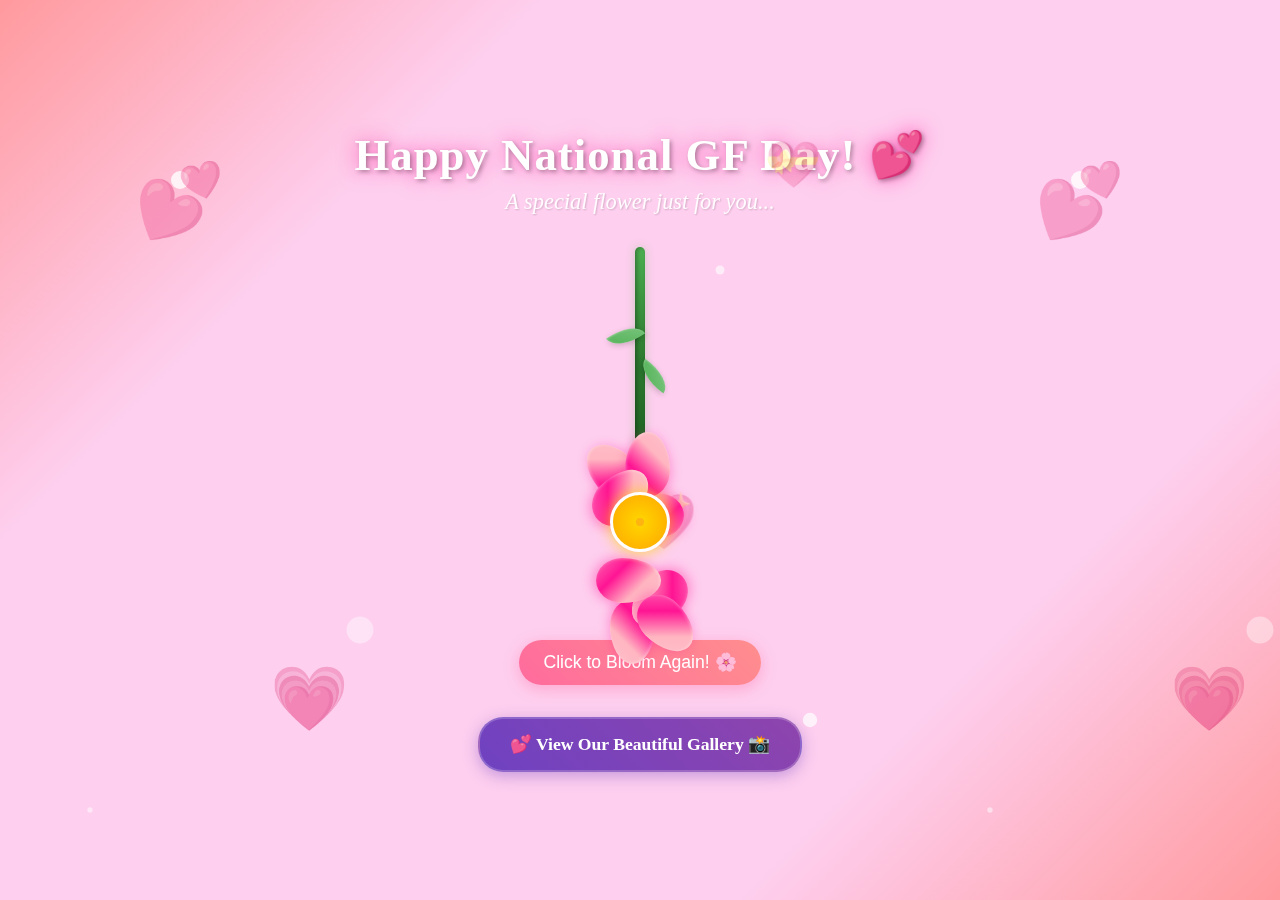
<file: index.html>
<!DOCTYPE html>
<html lang="en">
<head>
    <meta charset="UTF-8">
    <meta name="viewport" content="width=device-width, initial-scale=1.0">
    <title>Blooming Flower for You 🌸</title>
    <link rel="stylesheet" href="styles.css">
</head>
<body>
    <div class="container">
        <div class="background-stars"></div>
        
        <div class="message-container">
            <h1 class="love-message">Happy National GF Day! 💕</h1>
            <p class="subtitle">A special flower just for you...</p>
        </div>
        
        <div class="flower-container">
            <div class="stem">
                <div class="leaf leaf-left"></div>
                <div class="leaf leaf-right"></div>
            </div>
            
            <div class="flower">
                <div class="petal petal-1"></div>
                <div class="petal petal-2"></div>
                <div class="petal petal-3"></div>
                <div class="petal petal-4"></div>
                <div class="petal petal-5"></div>
                <div class="petal petal-6"></div>
                <div class="petal petal-7"></div>
                <div class="petal petal-8"></div>
                
                <div class="flower-center">
                    <div class="center-inner"></div>
                </div>
            </div>
        </div>
        
        <div class="sparkles">
            <div class="sparkle sparkle-1">✨</div>
            <div class="sparkle sparkle-2">💫</div>
            <div class="sparkle sparkle-3">⭐</div>
            <div class="sparkle sparkle-4">✨</div>
            <div class="sparkle sparkle-5">💫</div>
            <div class="sparkle sparkle-6">⭐</div>
        </div>
        
        <button class="bloom-button" onclick="triggerBloom()">Click to Bloom Again! 🌸</button>
        
        <div class="navigation-links">
            <a href="gallery.html" class="gallery-link">💕 View Our Beautiful Gallery 📸</a>
        </div>
    </div>
    
    <script src="script.js"></script>
</body>
</html>
</file>
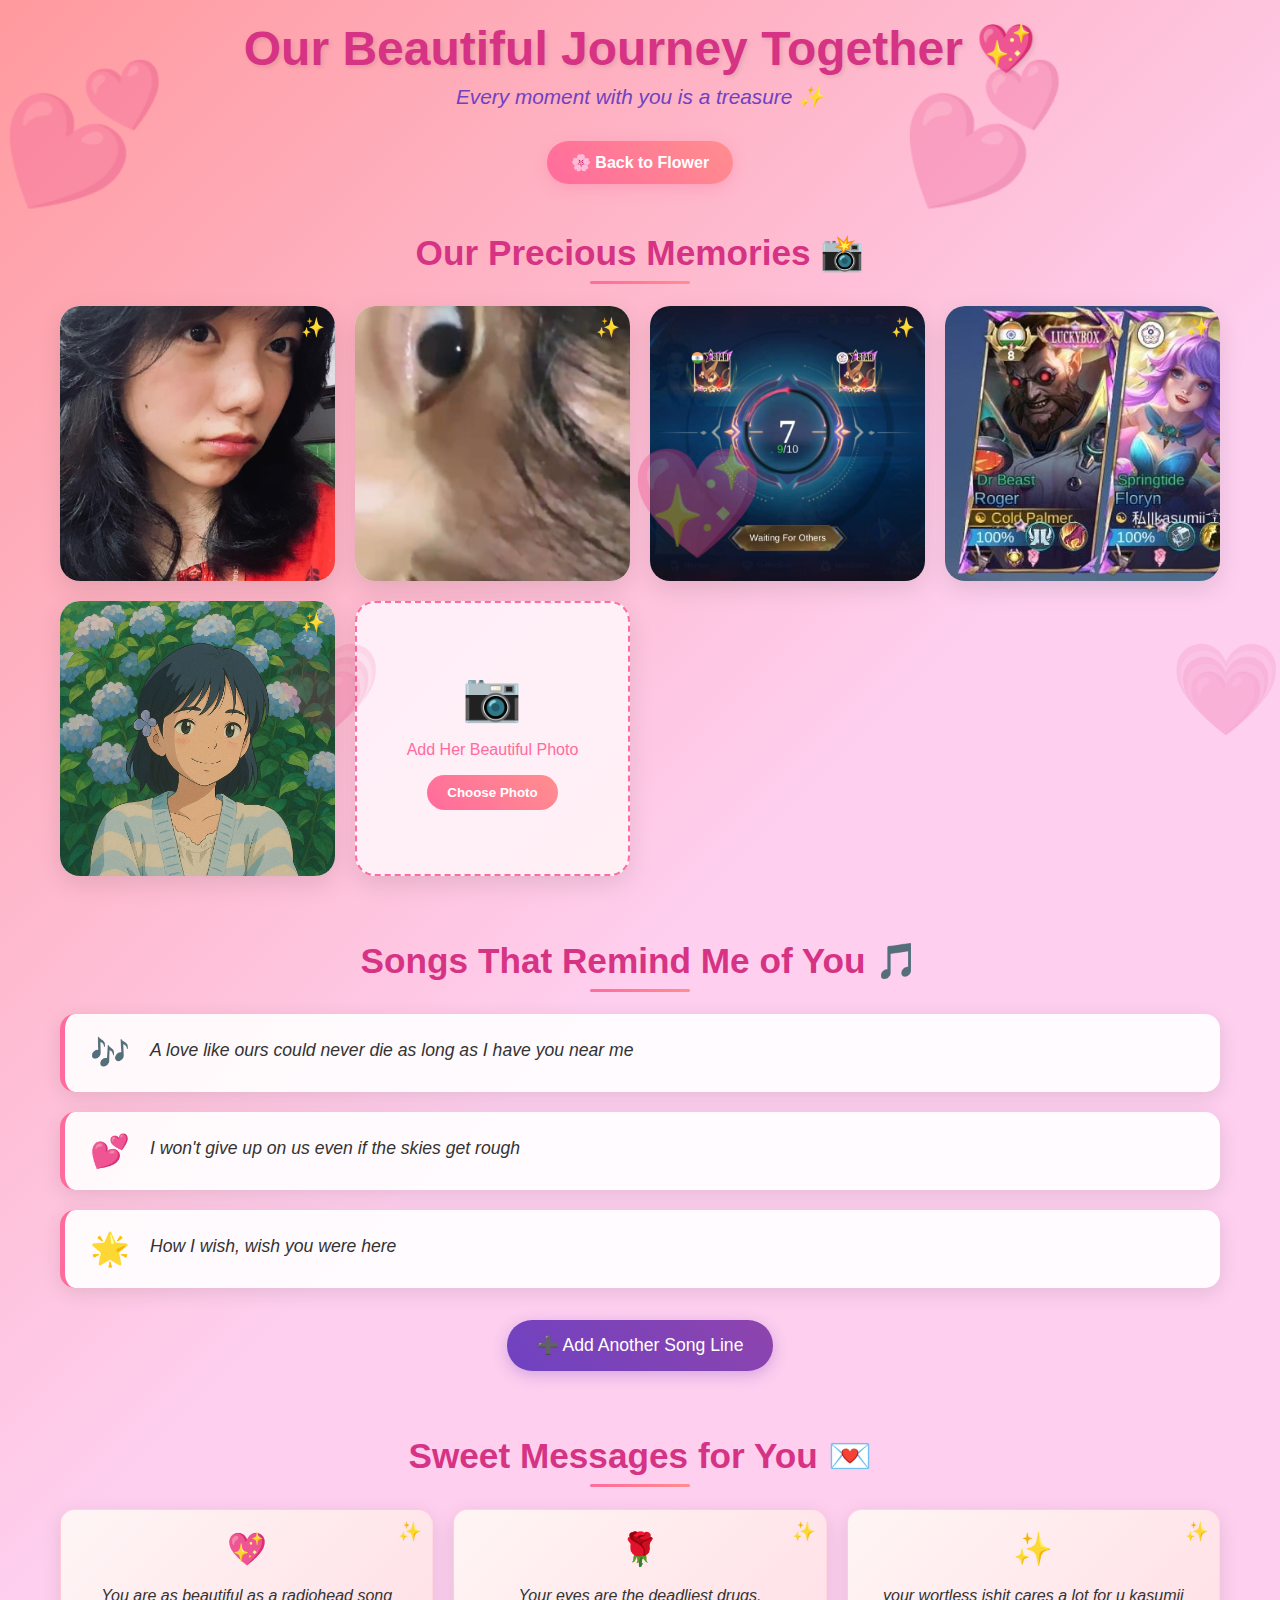
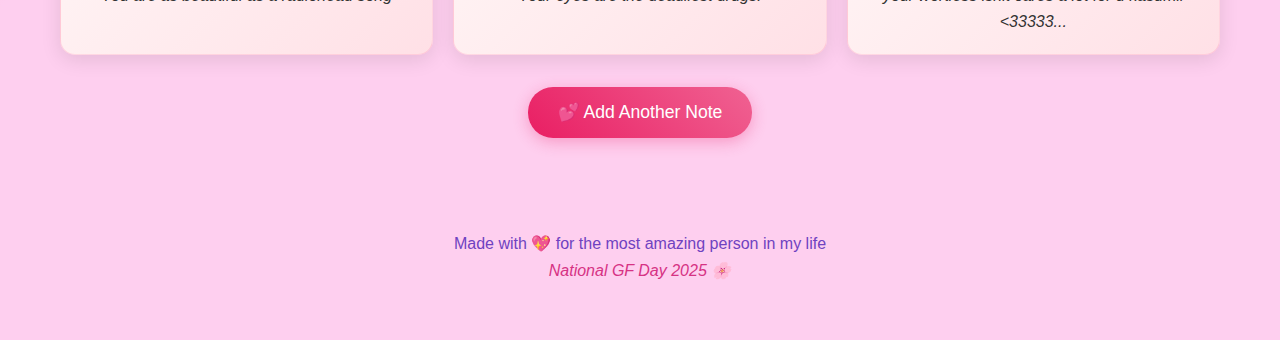
<file: gallery.html>
<!DOCTYPE html>
<html lang="en">
<head>
    <meta charset="UTF-8">
    <meta name="viewport" content="width=device-width, initial-scale=1.0">
    <title>Our Beautiful Memories 💕</title>
    <link rel="stylesheet" href="gallery-styles.css">
</head>
<body>
    <div class="container">
        <div class="floating-hearts-bg"></div>
        
        <header class="header">
            <h1 class="main-title">Our Beautiful Journey Together 💖</h1>
            <p class="subtitle">Every moment with you is a treasure ✨</p>
            <nav class="navigation">
                <a href="index.html" class="nav-link">🌸 Back to Flower</a>
            </nav>
        </header>

        <main class="main-content">
            <!-- Photo Gallery Section -->
            <section class="photo-gallery">
                <h2 class="section-title">Our Precious Memories 📸</h2>
                <div class="photo-grid" id="photoGrid">
                    <!-- Existing Photos -->
                    <div class="photo-card sparkle-effect">
                        <img src="WhatsApp Image 2025-08-01 at 21.54.36_5ad245a7.jpg" alt="Beautiful Memory" class="uploaded-photo">
                        <div class="photo-overlay">
                            <button class="delete-photo-btn" onclick="deletePhoto(this)">🗑️</button>
                        </div>
                    </div>
                    
                    <div class="photo-card sparkle-effect">
                        <img src="WhatsApp Image 2025-08-01 at 21.55.00_61ff4778.jpg" alt="Beautiful Memory" class="uploaded-photo">
                        <div class="photo-overlay">
                            <button class="delete-photo-btn" onclick="deletePhoto(this)">🗑️</button>
                        </div>
                    </div>
                    
                    <div class="photo-card sparkle-effect">
                        <img src="WhatsApp Image 2025-08-01 at 21.55.40_6051880c.jpg" alt="Beautiful Memory" class="uploaded-photo">
                        <div class="photo-overlay">
                            <button class="delete-photo-btn" onclick="deletePhoto(this)">🗑️</button>
                        </div>
                    </div>
                    
                    <div class="photo-card sparkle-effect">
                        <img src="WhatsApp Image 2025-08-01 at 21.55.41_79c186fa.jpg" alt="Beautiful Memory" class="uploaded-photo">
                        <div class="photo-overlay">
                            <button class="delete-photo-btn" onclick="deletePhoto(this)">🗑️</button>
                        </div>
                    </div>
                    
                    <div class="photo-card sparkle-effect">
                        <img src="herpic.jpg" alt="Beautiful Memory" class="uploaded-photo">
                        <div class="photo-overlay">
                            <button class="delete-photo-btn" onclick="deletePhoto(this)">🗑️</button>
                        </div>
                    </div>
                    
                    <!-- Add Photo Button -->
                    <div class="photo-card add-photo-card" onclick="addNewPhoto()">
                        <div class="add-photo-content">
                            <span class="add-icon">📷</span>
                            <p>Add Her Beautiful Photo</p>
                            <button class="add-btn">Choose Photo</button>
                        </div>
                        <input type="file" id="photoInput" accept="image/*" style="display: none;" multiple>
                    </div>
                </div>
            </section>

            <!-- Song Lines Section -->
            <section class="song-section">
                <h2 class="section-title">Songs That Remind Me of You 🎵</h2>
                <div class="song-container">
                    <div class="song-card" onclick="editSongLine(this)">
                        <div class="song-icon">🎶</div>
                        <div class="song-content">
                            <p class="song-line" contenteditable="true">A love like ours could never die as long as I have you near me</p>
                        </div>
                    </div>
                    
                    <div class="song-card" onclick="editSongLine(this)">
                        <div class="song-icon">💕</div>
                        <div class="song-content">
                            <p class="song-line" contenteditable="true">I won't give up on us even if the skies get rough</p>
                        </div>
                    </div>
                    
                    <div class="song-card" onclick="editSongLine(this)">
                        <div class="song-icon">🌟</div>
                        <div class="song-content">
                            <p class="song-line" contenteditable="true">How I wish, wish you were here</p>
                        </div>
                    </div>
                </div>
                
                <button class="add-song-btn" onclick="addNewSongCard()">
                    <span>➕</span> Add Another Song Line
                </button>
            </section>

            <!-- Love Notes Section -->
            <section class="love-notes-section">
                <h2 class="section-title">Sweet Messages for You 💌</h2>
                <div class="notes-container">
                    <div class="love-note">
                        <div class="note-header">💖</div>
                        <p class="note-content" contenteditable="true">You are as beautiful as a radiohead song</p>
                    </div>
                    
                    <div class="love-note">
                        <div class="note-header">🌹</div>
                        <p class="note-content" contenteditable="true">Your eyes are the deadliest drugs.</p>
                    </div>
                    
                    <div class="love-note">
                        <div class="note-header">✨</div>
                        <p class="note-content" contenteditable="true">your wortless ishit cares a lot for u kasumii <33333...</p>
                    </div>
                </div>
                
                <button class="add-note-btn" onclick="addNewNote()">
                    <span>💕</span> Add Another Note
                </button>
            </section>
        </main>

        <footer class="footer">
            <p>Made with 💖 for the most amazing person in my life</p>
            <p class="date">National GF Day 2025 🌸</p>
        </footer>
    </div>

    <script src="gallery-script.js"></script>
</body>
</html>
</file>
<file: styles.css>
* {
    margin: 0;
    padding: 0;
    box-sizing: border-box;
}

body {
    font-family: 'Georgia', 'Times New Roman', serif;
    background: linear-gradient(135deg, #ff9a9e 0%, #fecfef 25%, #fecfef 75%, #ff9a9e 100%);
    min-height: 100vh;
    overflow: hidden;
    position: relative;
    animation: romanticGlow 8s ease-in-out infinite alternate;
}

@keyframes romanticGlow {
    0% { background: linear-gradient(135deg, #ff9a9e 0%, #fecfef 25%, #fecfef 75%, #ff9a9e 100%); }
    100% { background: linear-gradient(135deg, #fad0c4 0%, #ffd1ff 25%, #ffd1ff 75%, #fad0c4 100%); }
}

.container {
    display: flex;
    flex-direction: column;
    align-items: center;
    justify-content: center;
    min-height: 100vh;
    position: relative;
    z-index: 2;
}

.background-stars {
    position: absolute;
    top: 0;
    left: 0;
    width: 100%;
    height: 100%;
    background: url('data:image/svg+xml,<svg xmlns="http://www.w3.org/2000/svg" viewBox="0 0 100 100"><circle cx="20" cy="20" r="1" fill="white" opacity="0.8"/><circle cx="80" cy="30" r="0.5" fill="white" opacity="0.6"/><circle cx="40" cy="70" r="1.5" fill="white" opacity="0.4"/><circle cx="90" cy="80" r="0.8" fill="white" opacity="0.7"/><circle cx="10" cy="90" r="0.3" fill="white" opacity="0.5"/></svg>') repeat;
    animation: twinkle 3s ease-in-out infinite alternate;
}

.background-stars::before {
    content: '';
    position: absolute;
    top: 0;
    left: 0;
    width: 100%;
    height: 100%;
    background: url('data:image/svg+xml,<svg xmlns="http://www.w3.org/2000/svg" viewBox="0 0 100 100"><text x="15" y="25" font-size="8" fill="rgba(255,182,193,0.4)">💕</text><text x="70" y="60" font-size="6" fill="rgba(255,192,203,0.3)">💖</text><text x="30" y="80" font-size="7" fill="rgba(255,182,193,0.5)">💗</text><text x="85" y="20" font-size="5" fill="rgba(255,192,203,0.3)">💝</text></svg>') repeat;
    animation: floatingHearts 15s linear infinite;
}

@keyframes floatingHearts {
    0% { transform: translateY(100vh) translateX(0); }
    25% { transform: translateY(75vh) translateX(10px); }
    50% { transform: translateY(50vh) translateX(-5px); }
    75% { transform: translateY(25vh) translateX(8px); }
    100% { transform: translateY(-10vh) translateX(0); }
}

@keyframes twinkle {
    0% { opacity: 0.3; }
    100% { opacity: 0.8; }
}

.message-container {
    text-align: center;
    margin-bottom: 2rem;
    animation: fadeInDown 2s ease-out;
}

.love-message {
    font-size: 2.8rem;
    color: #fff;
    text-shadow: 2px 2px 4px rgba(0,0,0,0.3), 0 0 20px rgba(255, 20, 147, 0.6);
    margin-bottom: 0.5rem;
    animation: glow 2s ease-in-out infinite alternate;
    font-weight: bold;
    letter-spacing: 1px;
}

.subtitle {
    font-size: 1.4rem;
    color: #fff;
    font-style: italic;
    text-shadow: 1px 1px 2px rgba(0,0,0,0.2);
    opacity: 0.9;
}

@keyframes glow {
    from { text-shadow: 2px 2px 4px rgba(0,0,0,0.3), 0 0 10px rgba(255,255,255,0.3); }
    to { text-shadow: 2px 2px 4px rgba(0,0,0,0.3), 0 0 20px rgba(255,255,255,0.6); }
}

@keyframes fadeInDown {
    from {
        opacity: 0;
        transform: translateY(-50px);
    }
    to {
        opacity: 1;
        transform: translateY(0);
    }
}

.flower-container {
    position: relative;
    display: flex;
    flex-direction: column;
    align-items: center;
    animation: growUp 3s ease-out;
}

@keyframes growUp {
    0% {
        transform: translateY(100px) scale(0);
        opacity: 0;
    }
    50% {
        transform: translateY(50px) scale(0.5);
        opacity: 0.5;
    }
    100% {
        transform: translateY(0) scale(1);
        opacity: 1;
    }
}

.stem {
    width: 10px;
    height: 220px;
    background: linear-gradient(to bottom, #4CAF50, #2E7D32, #1B5E20);
    border-radius: 5px;
    position: relative;
    box-shadow: inset 2px 0 4px rgba(0,0,0,0.3), 0 0 10px rgba(76, 175, 80, 0.3);
    animation: stemGrow 2s ease-out 1s both;
    z-index: 1;
}

@keyframes stemGrow {
    from {
        height: 0;
    }
    to {
        height: 200px;
    }
}

.leaf {
    position: absolute;
    width: 35px;
    height: 18px;
    background: linear-gradient(45deg, #4CAF50, #66BB6A, #81C784);
    border-radius: 0 100% 0 100%;
    animation: leafGrow 1s ease-out 2.5s both;
    box-shadow: 0 2px 6px rgba(0,0,0,0.2), inset 1px 1px 2px rgba(255,255,255,0.3);
    z-index: 0;
}

.leaf-left {
    left: -30px;
    top: 70px;
    transform-origin: right center;
    transform: rotate(-35deg);
}

.leaf-right {
    right: -30px;
    top: 110px;
    transform-origin: left center;
    transform: rotate(35deg);
}

@keyframes leafGrow {
    from {
        transform: scale(0) rotate(0deg);
        opacity: 0;
    }
    to {
        opacity: 1;
    }
}

.flower {
    position: relative;
    width: 140px;
    height: 140px;
    margin-top: -15px;
    animation: flowerAppear 1.5s ease-out 3s both;
    z-index: 2;
}

@keyframes flowerAppear {
    from {
        transform: scale(0) rotate(180deg);
        opacity: 0;
    }
    to {
        transform: scale(1) rotate(0deg);
        opacity: 1;
    }
}

.petal {
    position: absolute;
    width: 45px;
    height: 65px;
    background: linear-gradient(45deg, #FF69B4, #FF1493, #FFB6C1, #FFC0CB);
    border-radius: 50% 50% 50% 50% / 60% 60% 40% 40%;
    transform-origin: 50% 90%;
    box-shadow: 0 3px 12px rgba(255, 20, 147, 0.4), inset 1px 1px 3px rgba(255,255,255,0.3);
    animation: petalBloom 2.5s ease-out 3.5s both;
}

@keyframes petalBloom {
    0% {
        transform: scale(0) rotate(0deg);
        opacity: 0;
    }
    50% {
        transform: scale(0.8) rotate(10deg);
        opacity: 0.7;
    }
    100% {
        transform: scale(1) rotate(0deg);
        opacity: 1;
    }
}

.petal-1 { 
    bottom: -20px; 
    left: 40px; 
    transform: rotate(180deg);
    animation-delay: 3.5s;
}
.petal-2 { 
    bottom: 5px; 
    right: 10px; 
    transform: rotate(225deg);
    animation-delay: 3.7s;
}
.petal-3 { 
    top: 5px; 
    right: 10px; 
    transform: rotate(270deg);
    animation-delay: 3.9s;
}
.petal-4 { 
    top: -20px; 
    left: 40px; 
    transform: rotate(315deg);
    animation-delay: 4.1s;
}
.petal-5 { 
    top: -20px; 
    right: 40px; 
    transform: rotate(0deg);
    animation-delay: 4.3s;
}
.petal-6 { 
    top: 5px; 
    left: 10px; 
    transform: rotate(45deg);
    animation-delay: 4.5s;
}
.petal-7 { 
    bottom: 5px; 
    left: 10px; 
    transform: rotate(90deg);
    animation-delay: 4.7s;
}
.petal-8 { 
    bottom: -20px; 
    right: 40px; 
    transform: rotate(135deg);
    animation-delay: 4.9s;
}

.flower-center {
    position: absolute;
    top: 50%;
    left: 50%;
    transform: translate(-50%, -50%);
    width: 60px;
    height: 60px;
    background: radial-gradient(circle, #FFD700, #FFA500);
    border-radius: 50%;
    box-shadow: 0 0 15px rgba(255, 215, 0, 0.8);
    animation: centerGlow 1s ease-out 5s both;
    overflow: hidden;
    border: 3px solid #fff;
}

.center-inner {
    position: absolute;
    top: 50%;
    left: 50%;
    transform: translate(-50%, -50%);
    width: 8px;
    height: 8px;
    background: rgba(255, 107, 53, 0.3);
    border-radius: 50%;
    animation: pulse 2s ease-in-out infinite 5.5s;
    z-index: 1;
}

.photo-frame {
    position: absolute;
    top: 50%;
    left: 50%;
    transform: translate(-50%, -50%);
    width: 54px;
    height: 54px;
    border-radius: 50%;
    overflow: hidden;
    background: #fff;
    display: flex;
    align-items: center;
    justify-content: center;
}

.crush-photo {
    width: 100%;
    height: 100%;
    object-fit: cover;
    border-radius: 50%;
    display: none;
}

.photo-placeholder {
    text-align: center;
    font-size: 8px;
    color: #FF6B9D;
    display: flex;
    flex-direction: column;
    align-items: center;
    justify-content: center;
    height: 100%;
    padding: 2px;
}

.photo-placeholder span {
    margin-bottom: 2px;
    font-weight: bold;
    line-height: 1;
}

.add-photo-btn {
    background: linear-gradient(45deg, #FF6B9D, #FF8E8E);
    color: white;
    border: none;
    border-radius: 8px;
    padding: 2px 4px;
    font-size: 6px;
    cursor: pointer;
    transition: all 0.3s ease;
    font-weight: bold;
}

.add-photo-btn:hover {
    transform: scale(1.05);
    box-shadow: 0 2px 8px rgba(255, 107, 157, 0.4);
}

@keyframes centerGlow {
    from {
        transform: translate(-50%, -50%) scale(0);
        opacity: 0;
    }
    to {
        transform: translate(-50%, -50%) scale(1);
        opacity: 1;
    }
}

@keyframes pulse {
    0%, 100% {
        transform: translate(-50%, -50%) scale(1);
    }
    50% {
        transform: translate(-50%, -50%) scale(1.2);
    }
}

.sparkles {
    position: absolute;
    top: 0;
    left: 0;
    width: 100%;
    height: 100%;
    pointer-events: none;
}

.sparkle {
    position: absolute;
    font-size: 1.5rem;
    animation: sparkleFloat 4s ease-in-out infinite;
    opacity: 0;
}

.sparkle-1 {
    top: 20%;
    left: 20%;
    animation-delay: 6s;
}
.sparkle-2 {
    top: 30%;
    right: 25%;
    animation-delay: 6.5s;
}
.sparkle-3 {
    bottom: 40%;
    left: 15%;
    animation-delay: 7s;
}
.sparkle-4 {
    bottom: 30%;
    right: 20%;
    animation-delay: 7.5s;
}
.sparkle-5 {
    top: 60%;
    left: 70%;
    animation-delay: 8s;
}
.sparkle-6 {
    top: 15%;
    left: 60%;
    animation-delay: 8.5s;
}

@keyframes sparkleFloat {
    0%, 100% {
        opacity: 0;
        transform: translateY(0px) scale(0.5);
    }
    50% {
        opacity: 1;
        transform: translateY(-20px) scale(1);
    }
}

.bloom-button {
    margin-top: 3rem;
    padding: 12px 24px;
    font-size: 1.1rem;
    background: linear-gradient(45deg, #FF6B9D, #FF8E8E);
    color: white;
    border: none;
    border-radius: 25px;
    cursor: pointer;
    box-shadow: 0 4px 15px rgba(255, 107, 157, 0.4);
    transition: all 0.3s ease;
    animation: buttonAppear 1s ease-out 9s both;
}

@keyframes buttonAppear {
    from {
        opacity: 0;
        transform: translateY(20px);
    }
    to {
        opacity: 1;
        transform: translateY(0);
    }
}

.bloom-button:hover {
    transform: translateY(-2px);
    box-shadow: 0 6px 20px rgba(255, 107, 157, 0.6);
    background: linear-gradient(45deg, #FF8E8E, #FF6B9D);
}

.bloom-button:active {
    transform: translateY(0);
}

.navigation-links {
    margin-top: 2rem;
    text-align: center;
    animation: buttonAppear 1s ease-out 10s both;
}

.gallery-link {
    display: inline-block;
    padding: 15px 30px;
    background: linear-gradient(45deg, #6f42c1, #8e44ad);
    color: white;
    text-decoration: none;
    border-radius: 25px;
    font-size: 1.1rem;
    font-weight: bold;
    box-shadow: 0 4px 15px rgba(111, 66, 193, 0.4);
    transition: all 0.3s ease;
    border: 2px solid rgba(255, 255, 255, 0.2);
}

.gallery-link:hover {
    transform: translateY(-3px);
    box-shadow: 0 8px 25px rgba(111, 66, 193, 0.6);
    background: linear-gradient(45deg, #8e44ad, #6f42c1);
    border-color: rgba(255, 255, 255, 0.4);
}

.gallery-link:active {
    transform: translateY(-1px);
}

/* Replay animation classes */
.replay .flower {
    animation: flowerRebloom 2s ease-out;
}

.replay .petal {
    animation: petalRebloom 1.5s ease-out;
}

@keyframes flowerRebloom {
    0% {
        transform: scale(1) rotate(0deg);
    }
    50% {
        transform: scale(1.2) rotate(180deg);
    }
    100% {
        transform: scale(1) rotate(360deg);
    }
}

@keyframes petalRebloom {
    0% {
        transform: scale(1);
    }
    50% {
        transform: scale(1.3);
    }
    100% {
        transform: scale(1);
    }
}

/* Responsive design */
@media (max-width: 768px) {
    .love-message {
        font-size: 2rem;
    }
    
    .subtitle {
        font-size: 1rem;
    }
    
    .flower {
        width: 100px;
        height: 100px;
    }
    
    .petal {
        width: 35px;
        height: 50px;
    }
    
    .stem {
        height: 150px;
    }
}
</file>
<file: gallery-styles.css>
* {
    margin: 0;
    padding: 0;
    box-sizing: border-box;
}

body {
    font-family: 'Arial', sans-serif;
    background: linear-gradient(135deg, #ff9a9e 0%, #fecfef 50%, #fecfef 100%);
    min-height: 100vh;
    position: relative;
    overflow-x: hidden;
}

.container {
    max-width: 1200px;
    margin: 0 auto;
    padding: 20px;
    position: relative;
    z-index: 2;
}

/* Floating Hearts Background */
.floating-hearts-bg {
    position: fixed;
    top: 0;
    left: 0;
    width: 100%;
    height: 100%;
    pointer-events: none;
    z-index: 1;
    background: url('data:image/svg+xml,<svg xmlns="http://www.w3.org/2000/svg" viewBox="0 0 100 100"><text y="20" font-size="15" fill="rgba(255,182,193,0.3)">💕</text><text x="70" y="60" font-size="12" fill="rgba(255,192,203,0.4)">💖</text><text x="30" y="80" font-size="10" fill="rgba(255,182,193,0.2)">💗</text></svg>') repeat;
    animation: floatHearts 20s linear infinite;
}

@keyframes floatHearts {
    0% { transform: translateY(100vh); }
    100% { transform: translateY(-100vh); }
}

/* Header Styles */
.header {
    text-align: center;
    margin-bottom: 3rem;
    animation: fadeInDown 1s ease-out;
}

.main-title {
    font-size: 3rem;
    color: #d63384;
    text-shadow: 2px 2px 4px rgba(0,0,0,0.1);
    margin-bottom: 0.5rem;
    animation: titleGlow 3s ease-in-out infinite alternate;
}

.subtitle {
    font-size: 1.3rem;
    color: #6f42c1;
    font-style: italic;
    margin-bottom: 2rem;
}

@keyframes titleGlow {
    from { text-shadow: 2px 2px 4px rgba(0,0,0,0.1), 0 0 10px rgba(214, 51, 132, 0.3); }
    to { text-shadow: 2px 2px 4px rgba(0,0,0,0.1), 0 0 20px rgba(214, 51, 132, 0.6); }
}

.navigation {
    margin-top: 1rem;
}

.nav-link {
    display: inline-block;
    padding: 12px 24px;
    background: linear-gradient(45deg, #ff6b9d, #ff8e8e);
    color: white;
    text-decoration: none;
    border-radius: 25px;
    font-weight: bold;
    transition: all 0.3s ease;
    box-shadow: 0 4px 15px rgba(255, 107, 157, 0.3);
}

.nav-link:hover {
    transform: translateY(-2px);
    box-shadow: 0 6px 20px rgba(255, 107, 157, 0.5);
}

/* Section Styles */
.section-title {
    font-size: 2.2rem;
    color: #d63384;
    text-align: center;
    margin-bottom: 2rem;
    position: relative;
}

.section-title::after {
    content: '';
    position: absolute;
    bottom: -10px;
    left: 50%;
    transform: translateX(-50%);
    width: 100px;
    height: 3px;
    background: linear-gradient(45deg, #ff6b9d, #ff8e8e);
    border-radius: 2px;
}

/* Photo Gallery Styles */
.photo-gallery {
    margin-bottom: 4rem;
    animation: fadeInUp 1s ease-out 0.3s both;
}

.photo-grid {
    display: grid;
    grid-template-columns: repeat(auto-fit, minmax(250px, 1fr));
    gap: 20px;
    margin-bottom: 2rem;
}

.photo-card {
    aspect-ratio: 1;
    border-radius: 20px;
    overflow: hidden;
    box-shadow: 0 8px 25px rgba(0,0,0,0.1);
    transition: all 0.3s ease;
    position: relative;
    background: white;
}

.photo-card:hover {
    transform: translateY(-5px) scale(1.02);
    box-shadow: 0 15px 35px rgba(0,0,0,0.2);
}

.add-photo-card {
    display: flex;
    align-items: center;
    justify-content: center;
    background: linear-gradient(135deg, #ffeef8, #fff0f5);
    border: 2px dashed #ff6b9d;
    cursor: pointer;
}

.add-photo-content {
    text-align: center;
    color: #ff6b9d;
}

.add-icon {
    font-size: 3rem;
    display: block;
    margin-bottom: 1rem;
}

.add-btn {
    background: linear-gradient(45deg, #ff6b9d, #ff8e8e);
    color: white;
    border: none;
    padding: 10px 20px;
    border-radius: 20px;
    cursor: pointer;
    font-weight: bold;
    margin-top: 1rem;
    transition: all 0.3s ease;
}

.add-btn:hover {
    transform: scale(1.05);
    box-shadow: 0 4px 15px rgba(255, 107, 157, 0.4);
}

.uploaded-photo {
    width: 100%;
    height: 100%;
    object-fit: cover;
    transition: all 0.3s ease;
}

.photo-card .uploaded-photo:hover {
    transform: scale(1.1);
}

/* Song Section Styles */
.song-section {
    margin-bottom: 4rem;
    animation: fadeInUp 1s ease-out 0.6s both;
}

.song-container {
    display: grid;
    gap: 20px;
    margin-bottom: 2rem;
}

.song-card {
    background: rgba(255, 255, 255, 0.9);
    border-radius: 15px;
    padding: 20px;
    display: flex;
    align-items: center;
    gap: 15px;
    box-shadow: 0 5px 20px rgba(0,0,0,0.1);
    transition: all 0.3s ease;
    cursor: pointer;
    border-left: 5px solid #ff6b9d;
}

.song-card:hover {
    transform: translateX(5px);
    box-shadow: 0 8px 25px rgba(0,0,0,0.15);
    background: rgba(255, 255, 255, 1);
}

.song-icon {
    font-size: 2rem;
    min-width: 50px;
    text-align: center;
}

.song-content {
    flex: 1;
}

.song-line {
    font-size: 1.1rem;
    color: #333;
    margin-bottom: 5px;
    font-style: italic;
    line-height: 1.4;
}

.song-artist {
    color: #6f42c1;
    font-size: 0.9rem;
    font-weight: bold;
}

.add-song-btn {
    display: block;
    margin: 0 auto;
    padding: 15px 30px;
    background: linear-gradient(45deg, #6f42c1, #8e44ad);
    color: white;
    border: none;
    border-radius: 25px;
    font-size: 1.1rem;
    cursor: pointer;
    transition: all 0.3s ease;
    box-shadow: 0 4px 15px rgba(111, 66, 193, 0.3);
}

.add-song-btn:hover {
    transform: translateY(-2px);
    box-shadow: 0 6px 20px rgba(111, 66, 193, 0.5);
}

/* Love Notes Styles */
.love-notes-section {
    margin-bottom: 4rem;
    animation: fadeInUp 1s ease-out 0.9s both;
}

.notes-container {
    display: grid;
    grid-template-columns: repeat(auto-fit, minmax(300px, 1fr));
    gap: 20px;
    margin-bottom: 2rem;
}

.love-note {
    background: linear-gradient(135deg, #fff5f5, #ffe0e6);
    border-radius: 15px;
    padding: 20px;
    box-shadow: 0 5px 20px rgba(0,0,0,0.1);
    transition: all 0.3s ease;
    border: 1px solid rgba(255, 107, 157, 0.2);
}

.love-note:hover {
    transform: translateY(-3px);
    box-shadow: 0 8px 25px rgba(0,0,0,0.15);
}

.note-header {
    font-size: 2rem;
    text-align: center;
    margin-bottom: 15px;
}

.note-content {
    color: #333;
    font-size: 1rem;
    line-height: 1.6;
    text-align: center;
    font-style: italic;
    cursor: text;
}

.note-content:focus {
    outline: 2px solid #ff6b9d;
    outline-offset: 2px;
    border-radius: 5px;
}

.add-note-btn {
    display: block;
    margin: 0 auto;
    padding: 15px 30px;
    background: linear-gradient(45deg, #e91e63, #f06292);
    color: white;
    border: none;
    border-radius: 25px;
    font-size: 1.1rem;
    cursor: pointer;
    transition: all 0.3s ease;
    box-shadow: 0 4px 15px rgba(233, 30, 99, 0.3);
}

.add-note-btn:hover {
    transform: translateY(-2px);
    box-shadow: 0 6px 20px rgba(233, 30, 99, 0.5);
}

/* Footer Styles */
.footer {
    text-align: center;
    margin-top: 3rem;
    padding: 2rem;
    color: #6f42c1;
    animation: fadeIn 1s ease-out 1.2s both;
}

.footer p {
    margin-bottom: 0.5rem;
}

.date {
    font-style: italic;
    color: #d63384;
}

/* Animations */
@keyframes fadeInDown {
    from {
        opacity: 0;
        transform: translateY(-30px);
    }
    to {
        opacity: 1;
        transform: translateY(0);
    }
}

@keyframes fadeInUp {
    from {
        opacity: 0;
        transform: translateY(30px);
    }
    to {
        opacity: 1;
        transform: translateY(0);
    }
}

@keyframes fadeIn {
    from { opacity: 0; }
    to { opacity: 1; }
}

/* Responsive Design */
@media (max-width: 768px) {
    .main-title {
        font-size: 2.2rem;
    }
    
    .subtitle {
        font-size: 1.1rem;
    }
    
    .section-title {
        font-size: 1.8rem;
    }
    
    .photo-grid {
        grid-template-columns: repeat(auto-fit, minmax(200px, 1fr));
        gap: 15px;
    }
    
    .notes-container {
        grid-template-columns: 1fr;
    }
    
    .song-card {
        padding: 15px;
    }
    
    .container {
        padding: 15px;
    }
}

/* Special Effects */
.sparkle-effect {
    position: relative;
    overflow: hidden;
}

.sparkle-effect::before {
    content: '✨';
    position: absolute;
    top: 10px;
    right: 10px;
    font-size: 1.2rem;
    animation: sparkle 2s ease-in-out infinite;
}

@keyframes sparkle {
    0%, 100% {
        opacity: 0;
        transform: scale(0.5) rotate(0deg);
    }
    50% {
        opacity: 1;
        transform: scale(1) rotate(180deg);
    }
}
</file>
